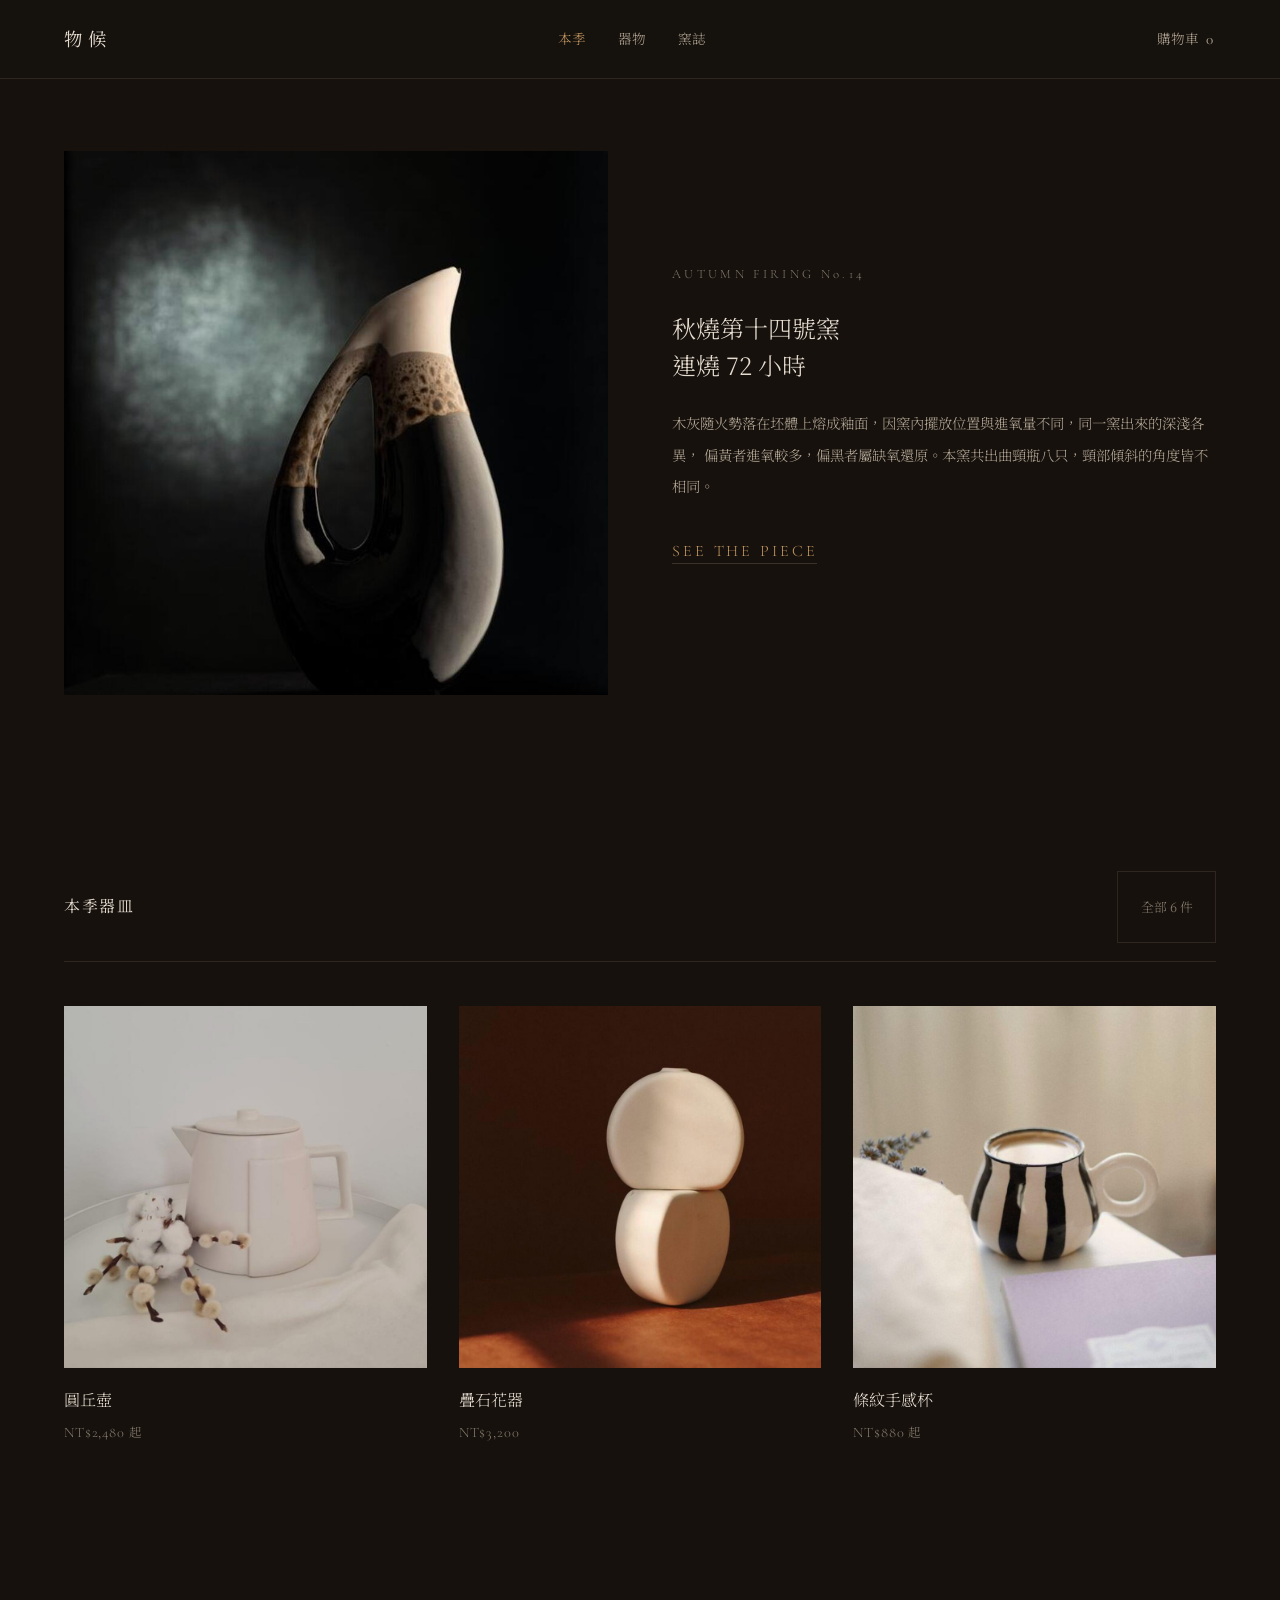
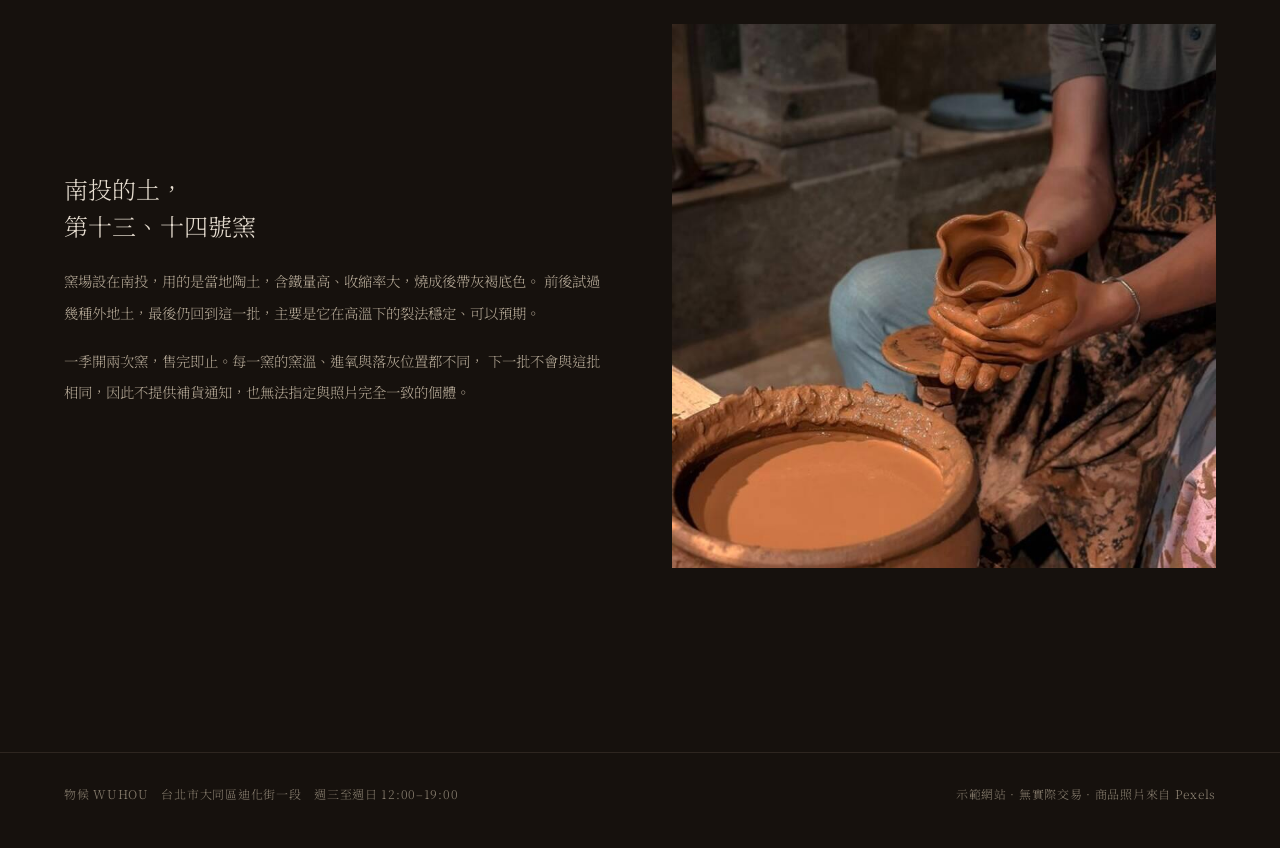
<file: index.html>
<!doctype html>
<html lang="zh-Hant">
<head>
<meta charset="utf-8">
<meta name="viewport" content="width=device-width, initial-scale=1">
<title>物候 WUHOU — 器物選物</title>
<meta name="description" content="示範用的線上器物選物店。柴燒陶器、玻璃與織品，一季一批。">
<link rel="preconnect" href="https://fonts.googleapis.com">
<link rel="preconnect" href="https://fonts.gstatic.com" crossorigin>
<link href="https://fonts.googleapis.com/css2?family=Noto+Serif+TC:wght@300;400&family=Cormorant+Garamond:wght@300;400&display=swap" rel="stylesheet">
<link rel="icon" href="data:image/svg+xml,%3Csvg xmlns=%22http://www.w3.org/2000/svg%22 viewBox=%220 0 32 32%22%3E%3Crect width=%2232%22 height=%2232%22 fill=%22%2316110d%22/%3E%3Ccircle cx=%2216%22 cy=%2218%22 r=%228%22 fill=%22none%22 stroke=%22%23c79a63%22 stroke-width=%221.5%22/%3E%3Cpath d=%22M11 10h10%22 stroke=%22%23c79a63%22 stroke-width=%221.5%22/%3E%3C/svg%3E">
<link rel="stylesheet" href="css/site.css?v=202609092202">
</head>
<body>

<main>
  <!-- 開場：不是商品格，先給一件東西和一段故事 -->
  <section class="wrap band" style="padding-top:clamp(2.5rem,6vw,4.5rem)">
    <div style="display:grid;grid-template-columns:minmax(0,1fr) minmax(0,1fr);gap:clamp(2rem,5vw,4.5rem);align-items:center" class="hero-2">
      <a href="product.html?id=bottle" style="display:block;background:var(--raise);aspect-ratio:1;overflow:hidden">
        <img src="img/bottle.jpg" alt="黑釉曲頸瓶" width="900" height="900" style="width:100%;height:100%;object-fit:cover">
      </a>
      <div>
        <p class="eyebrow" style="margin:0">AUTUMN FIRING No.14</p>
        <h1 class="lead" style="margin-top:1.3rem">秋燒第十四號窯<br>連燒 72 小時</h1>
        <p class="prose" style="margin-top:1.5rem">
          木灰隨火勢落在坯體上熔成釉面，因窯內擺放位置與進氧量不同，同一窯出來的深淺各異，
          偏黃者進氧較多，偏黑者屬缺氧還原。本窯共出曲頸瓶八只，頸部傾斜的角度皆不相同。
        </p>
        <p style="margin-top:2rem">
          <a class="link-u latin" href="product.html?id=bottle" style="font-size:1rem;letter-spacing:.18em;color:var(--gold)">SEE THE PIECE</a>
        </p>
      </div>
    </div>
  </section>

  <!-- 本季器皿 -->
  <section class="wrap band">
    <div class="band-hd">
      <h2>本季器皿</h2>
      <a class="side link-u" href="shop.html">全部 6 件</a>
    </div>
    <div class="grid" id="featured"></div>
  </section>

  <!-- 窯誌 -->
  <section class="wrap band" id="story">
    <div style="display:grid;grid-template-columns:minmax(0,1fr) minmax(0,1fr);gap:clamp(2rem,5vw,4rem);align-items:center" class="hero-2">
      <div>
        <h2 class="lead" style="font-size:clamp(1.4rem,1rem+1.6vw,1.9rem)">南投的土，<br>第十三、十四號窯</h2>
        <p class="prose" style="margin-top:1.3rem">
          窯場設在南投，用的是當地陶土，含鐵量高、收縮率大，燒成後帶灰褐底色。
          前後試過幾種外地土，最後仍回到這一批，主要是它在高溫下的裂法穩定、可以預期。
        </p>
        <p class="prose" style="margin-top:1rem">
          一季開兩次窯，售完即止。每一窯的窯溫、進氧與落灰位置都不同，
          下一批不會與這批相同，因此不提供補貨通知，也無法指定與照片完全一致的個體。
        </p>
      </div>
      <img src="img/hands.jpg" alt="陶藝師在轆轤上拉坯" width="800" height="800" style="background:var(--raise)">
    </div>
  </section>
</main>

<style>
@media (max-width:56rem){ .hero-2{grid-template-columns:1fr!important} }
</style>

<script src="js/data.js?v=202609092202"></script>
<script src="js/store.js?v=202609092202"></script>
<script src="js/ui.js?v=202609092202"></script>
<script>
UI.mount('index.html');
document.getElementById('featured').innerHTML =
  WUHOU.products.slice(0, 3).map(UI.card).join('');
</script>
</body>
</html>
</file>
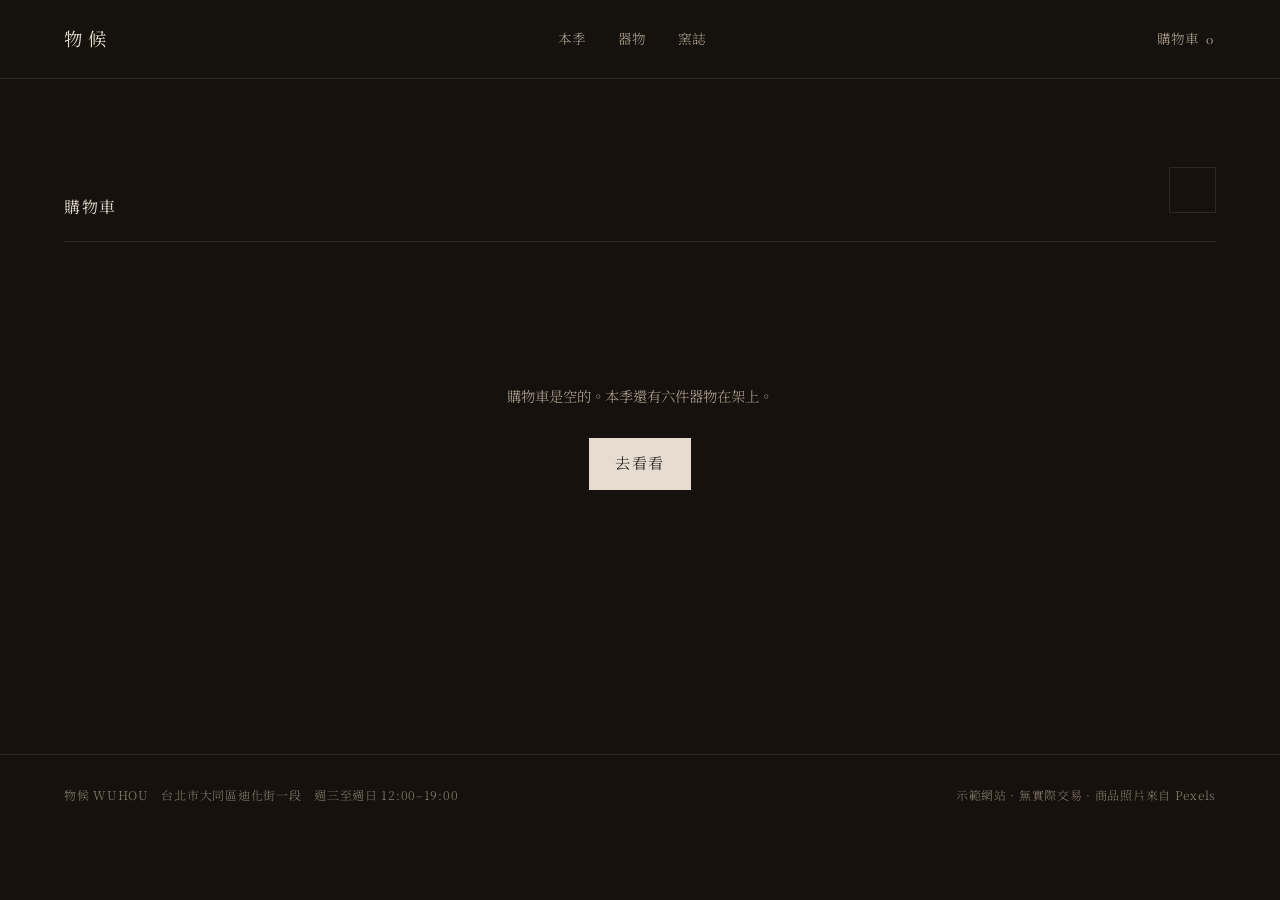
<file: cart.html>
<!doctype html>
<html lang="zh-Hant">
<head>
<meta charset="utf-8">
<meta name="viewport" content="width=device-width, initial-scale=1">
<title>購物車 — 物候 WUHOU</title>
<link rel="preconnect" href="https://fonts.googleapis.com">
<link rel="preconnect" href="https://fonts.gstatic.com" crossorigin>
<link href="https://fonts.googleapis.com/css2?family=Noto+Serif+TC:wght@300;400&family=Cormorant+Garamond:wght@300;400&display=swap" rel="stylesheet">
<link rel="icon" href="data:image/svg+xml,%3Csvg xmlns=%22http://www.w3.org/2000/svg%22 viewBox=%220 0 32 32%22%3E%3Crect width=%2232%22 height=%2232%22 fill=%22%2316110d%22/%3E%3Ccircle cx=%2216%22 cy=%2218%22 r=%228%22 fill=%22none%22 stroke=%22%23c79a63%22 stroke-width=%221.5%22/%3E%3Cpath d=%22M11 10h10%22 stroke=%22%23c79a63%22 stroke-width=%221.5%22/%3E%3C/svg%3E">
<link rel="stylesheet" href="css/site.css?v=202609092202">
</head>
<body>

<main class="wrap band">
  <div class="band-hd"><h2>購物車</h2><span class="side" id="n"></span></div>
  <div id="body"></div>
</main>

<script src="js/data.js?v=202609092202"></script>
<script src="js/store.js?v=202609092202"></script>
<script src="js/ui.js?v=202609092202"></script>
<script>
UI.mount('cart.html');

function lineHTML(it, i, saved){
  var p = it.type === 'addon' ? WUHOU.findAddon(it.id) : WUHOU.find(it.id);
  var link = it.type === 'addon' ? null : 'product.html?id=' + p.id;
  return '<div class="line">' +
    '<img src="img/' + p.img + '" alt="' + esc(p.name) + '" width="900" height="900">' +
    '<div><div class="n">' + (link ? '<a href="' + link + '" class="link-u" style="border:0">' + esc(p.name) + '</a>' : esc(p.name)) + '</div>' +
      (it.opt ? '<div class="o">' + esc(it.opt) + '</div>' : '') +
      '<div class="tools2">' +
        (saved
          ? '<button data-back="' + i + '">移回購物車</button><button data-drop="' + i + '">刪除</button>'
          : '<button data-dec="' + i + '" aria-label="減少">−</button><span>' + it.qty + '</span>' +
            '<button data-inc="' + i + '" aria-label="增加">＋</button>' +
            '<button data-save="' + i + '">留著以後買</button><button data-rm="' + i + '">移除</button>') +
      '</div></div>' +
    '<div class="p">' + money(Store.priceOf(it) * it.qty) + '</div></div>';
}

function render(){
  var items = Store.items(), saved = Store.saved();
  document.getElementById('n').textContent = items.length ? items.length + ' 項' : '';

  if (!items.length && !saved.length){
    document.getElementById('body').innerHTML =
      '<div class="empty"><p class="prose" style="margin-inline:auto">購物車是空的。本季還有六件器物在架上。</p>' +
      '<a class="btn" href="shop.html">去看看</a></div>';
    return;
  }

  var t = Store.totals(Store.promo());

  document.getElementById('body').innerHTML =
    '<div class="two"><div>' +
      (items.length ? items.map(function(it,i){ return lineHTML(it,i,false); }).join('')
                    : '<p class="prose">購物車裡沒有東西了。</p>') +
      (saved.length
        ? '<div style="margin-top:2.5rem;padding-top:1.5rem;border-top:1px solid var(--line)">' +
          '<div style="font-size:.85rem;color:var(--faint);letter-spacing:.1em;margin-bottom:.6rem">留著以後買（' + saved.length + '）</div>' +
          saved.map(function(it,i){ return lineHTML(it,i,true); }).join('') + '</div>'
        : '') +
    '</div>' +

    (items.length ? '<aside class="side">' +
      (t.toFree > 0
        ? '<div class="freebar">再 ' + money(t.toFree) + ' 免運<div class="track"><div class="fill" style="width:' +
          Math.min(100, Math.round((1 - t.toFree / WUHOU.freeShipping) * 100)) + '%"></div></div></div>'
        : items.length ? '<div class="freebar">已符合免運</div>' : '') +
      '<div class="sum">' +
        '<div><span>小計</span><span>' + money(t.subtotal) + '</span></div>' +
        (t.discount ? '<div><span>折扣</span><span>−' + money(t.discount) + '</span></div>' : '') +
        '<div><span>運費</span><span>' + (t.shipping ? money(t.shipping) : '免運') + '</span></div>' +
        '<div><span>稅金</span><span style="color:var(--faint)">已含</span></div>' +
        '<div class="t"><span>總計</span><span>' + money(t.total) + '</span></div>' +
      '</div>' +
      (items.length
        ? '<a class="btn" href="checkout.html" style="width:100%;margin-top:1.2rem">前往結帳</a>' +
          '<p class="note" style="margin-top:.9rem">不需要註冊會員　·　折價碼在付款那一步輸入</p>'
        : '') +
    '</aside>' : '') + '</div>';

  bind();
}

function bind(){
  var q = function(sel, fn){ document.querySelectorAll(sel).forEach(fn); };
  var redraw = function(){ UI.keepFocus(render); };
  q('[data-dec]', function(b){ b.onclick = function(){ var i=+b.dataset.dec, it=Store.items()[i]; if(!it) return; Store.setQty(i, it.qty-1); redraw(); }; });
  q('[data-inc]', function(b){ b.onclick = function(){ var i=+b.dataset.inc, it=Store.items()[i]; if(!it) return;
    if(it.qty>=9){ UI.toast('一次最多 9 件，要更多請直接跟我們說'); return; }
    Store.setQty(i, it.qty+1); redraw(); }; });
  q('[data-rm]',  function(b){ b.onclick = function(){ Store.remove(+b.dataset.rm); redraw(); }; });
  q('[data-save]',function(b){ b.onclick = function(){ Store.saveForLater(+b.dataset.save); redraw(); }; });
  q('[data-back]',function(b){ b.onclick = function(){ Store.moveToCart(+b.dataset.back); redraw(); }; });
  q('[data-drop]',function(b){ b.onclick = function(){ Store.dropSaved(+b.dataset.drop); redraw(); }; });
}

window.addEventListener('wuhou:sync', render);
render();
</script>
</body>
</html>
</file>
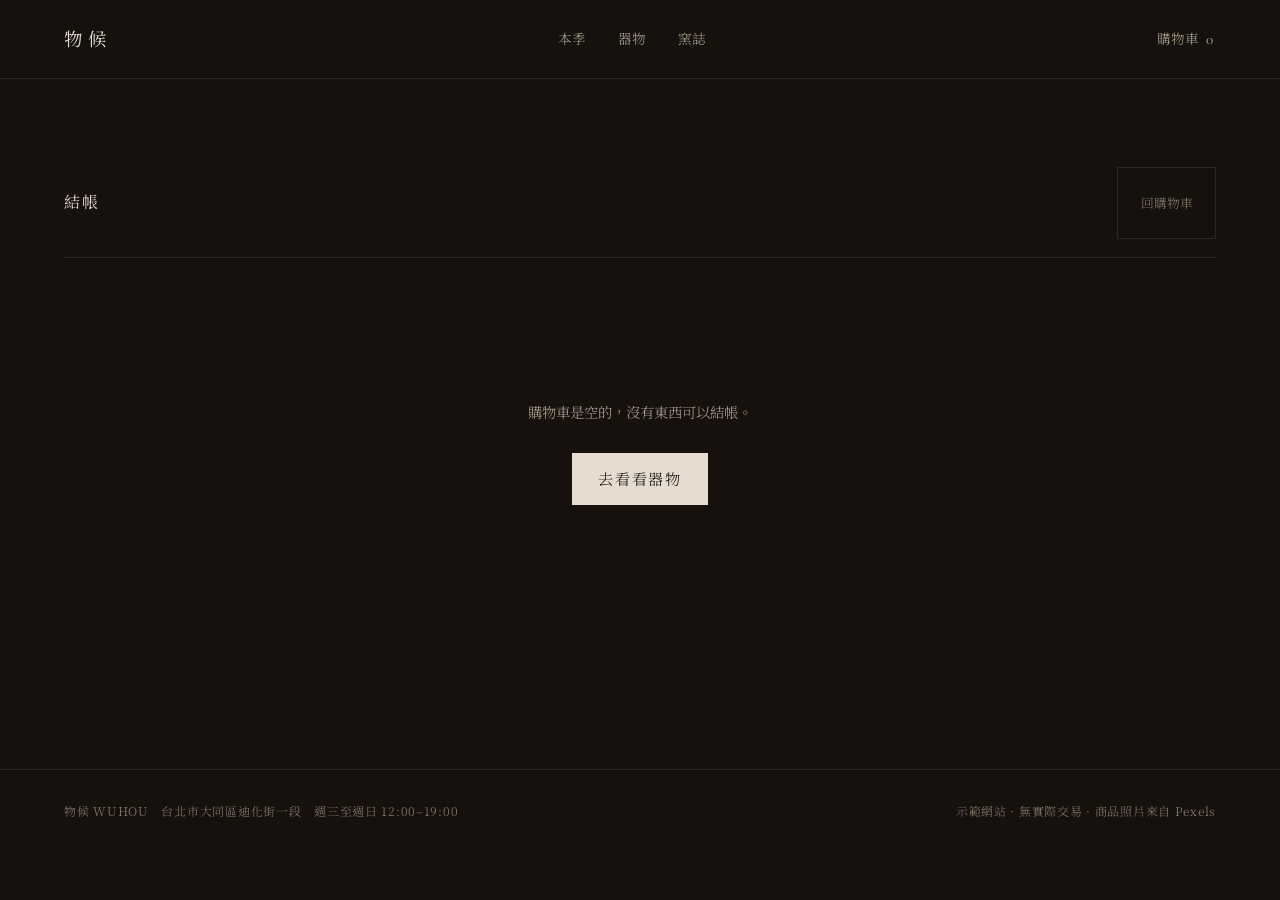
<file: checkout.html>
<!doctype html>
<html lang="zh-Hant">
<head>
<meta charset="utf-8">
<meta name="viewport" content="width=device-width, initial-scale=1">
<title>結帳 — 物候 WUHOU</title>
<link rel="preconnect" href="https://fonts.googleapis.com">
<link rel="preconnect" href="https://fonts.gstatic.com" crossorigin>
<link href="https://fonts.googleapis.com/css2?family=Noto+Serif+TC:wght@300;400&family=Cormorant+Garamond:wght@300;400&display=swap" rel="stylesheet">
<link rel="icon" href="data:image/svg+xml,%3Csvg xmlns=%22http://www.w3.org/2000/svg%22 viewBox=%220 0 32 32%22%3E%3Crect width=%2232%22 height=%2232%22 fill=%22%2316110d%22/%3E%3Ccircle cx=%2216%22 cy=%2218%22 r=%228%22 fill=%22none%22 stroke=%22%23c79a63%22 stroke-width=%221.5%22/%3E%3Cpath d=%22M11 10h10%22 stroke=%22%23c79a63%22 stroke-width=%221.5%22/%3E%3C/svg%3E">
<link rel="stylesheet" href="css/site.css?v=202609092202">
</head>
<body>

<main class="wrap band">
  <div class="band-hd"><h2>結帳</h2><a class="side link-u" href="cart.html">回購物車</a></div>
  <div id="body"></div>
</main>

<script src="js/data.js?v=202609092202"></script>
<script src="js/store.js?v=202609092202"></script>
<script src="js/ui.js?v=202609092202"></script>
<script>
UI.mount('cart.html');

var step = 1;
var form = { name:'', email:'', tel:'', ship:'home', city:'', addr:'', memo:'', pay:'cod', invoice:'捐贈發票', news:false };
var errs = {};

var CITIES = ['','臺北市','新北市','桃園市','臺中市','臺南市','高雄市','基隆市','新竹市','新竹縣','宜蘭縣','其他'];

function steps(){
  return '<div class="steps">' +
    ['你的資料','配送','付款'].map(function(l,i){
      var n = i+1, cls = n===step ? 'now' : (n<step ? 'done' : '');
      return '<span class="'+cls+'"><b>'+n+'</b>　'+l+'</span>';
    }).join('') + '</div>';
}

function field(key, label, type, extra){
  var bad = errs[key] ? ' bad' : '';
  var val = esc(form[key] || '');
  var aria = errs[key] ? ' aria-invalid="true" aria-describedby="e_'+key+'"' : '';
  var input = type === 'select'
    ? '<select id="f_'+key+'"'+aria+'>'+ (extra||[]).map(function(o){
        return '<option value="'+esc(o)+'"'+(form[key]===o?' selected':'')+'>'+(o?esc(o):'請選擇')+'</option>'; }).join('') +'</select>'
    : type === 'textarea'
      ? '<textarea id="f_'+key+'" rows="2"'+aria+'>'+val+'</textarea>'
      : '<input id="f_'+key+'" type="'+type+'" value="'+val+'" '+aria+' '+(extra||'')+'>';
  return '<div class="field'+bad+'"><label for="f_'+key+'">'+label+'</label>'+input+
         (errs[key] ? '<div class="err" id="e_'+key+'" role="alert">'+esc(errs[key])+'</div>' : '')+'</div>';
}

function stepBody(){
  if (step === 1) return '' +
    field('name','收件人姓名','text','autocomplete="name"') +
    '<div class="row2">' +
      field('email','Email　（訂單通知寄到這裡）','email','autocomplete="email"') +
      field('tel','手機','tel','autocomplete="tel"') +
    '</div>' +
    '<label class="check"><input type="checkbox" id="f_news"'+(form.news?' checked':'')+'>' +
      '<span>下次開窯時通知我。不會有別的信。</span></label>' +
    '<p class="note">不需要註冊會員就能完成訂單。</p>';

  if (step === 2) return '' +
    '<div class="field"><label>配送方式</label><div class="opt-list">' +
      [['home','宅配到府　'+money(WUHOU.shippingFee)+'　滿'+money(WUHOU.freeShipping)+'免運'],
       ['store','超商取貨　'+money(60)],
       ['pickup','來店自取　免費']].map(function(o){
        return '<button class="opt" data-ship="'+o[0]+'" aria-pressed="'+(form.ship===o[0])+'">'+o[1]+'</button>';
      }).join('') + '</div></div>' +
    (form.ship === 'pickup'
      ? '<p class="note" style="margin-bottom:1.2rem">迪化街一段　週三至週日 12:00–19:00。備好會傳訊息給你。</p>'
      : '<div class="row2">' + field('city','縣市','select',CITIES) + field('memo','外送備註（選填）','text') + '</div>' +
        field('addr','地址','text','autocomplete="street-address"')) +
    '<p class="note">陶器用紙漿墊包兩層，破損我們負責。</p>';

  return '' +
    '<div class="field"><label>付款方式</label><div class="opt-list">' +
      [['cod','貨到付款'],['bank','ATM 轉帳'],['card','信用卡']].map(function(o){
        return '<button class="opt" data-pay="'+o[0]+'" aria-pressed="'+(form.pay===o[0])+'">'+o[1]+'</button>';
      }).join('') + '</div></div>' +
    (form.pay === 'card'
      ? '<div class="gate" style="margin-top:0;margin-bottom:1.2rem">這是示範網站，不收也不傳送任何付款資訊。<br>' +
        '真實專案這裡會嵌入金流商（綠界／藍新／Stripe）提供的安全欄位，卡號不會經過我們自己的網站。</div>'
      : form.pay === 'bank'
        ? '<p class="note" style="margin-bottom:1.2rem">下單後會給你末五碼與帳號，三天內轉帳即可。</p>'
        : '<p class="note" style="margin-bottom:1.2rem">收到貨再付，現金或行動支付都可以。</p>') +
    field('invoice','發票','select',['捐贈發票','手機條碼','統一編號']) +
    '<div class="field"><label for="f_promo">折價碼</label>' +
      '<div style="display:flex;gap:.6rem"><input id="f_promo" type="text" placeholder="例如 AUTUMN" style="flex-grow:1">' +
      '<button class="btn btn-ghost" id="applyPromo" style="min-height:48px;padding-inline:1.2rem">套用</button></div>' +
      (Store.promo() ? '<div class="err" style="color:var(--gold)">已套用 '+esc(Store.promo())+'，全單九折</div>' : '') +
    '</div>' +
    '<label class="check"><input type="checkbox" id="f_agree"><span>我知道這是示範網站，送出不會產生真實訂單、也不會扣款。</span></label>';
}

function render(){
  var items = Store.items();
  if (!items.length){
    document.getElementById('body').innerHTML =
      '<div class="empty"><p class="prose" style="margin-inline:auto">購物車是空的，沒有東西可以結帳。</p><a class="btn" href="shop.html">去看看器物</a></div>';
    return;
  }
  var t = Store.totals(Store.promo());

  document.getElementById('body').innerHTML =
    '<div class="two"><div>' + steps() + stepBody() +
      '<div style="display:flex;gap:.8rem;margin-top:1.8rem;flex-wrap:wrap">' +
        (step > 1 ? '<button class="btn btn-ghost" id="back">上一步</button>' : '') +
        '<button class="btn" id="next" style="flex-grow:1">' + (step < 3 ? '繼續' : '送出訂單') + '</button>' +
      '</div>' +
    '</div>' +

    '<aside class="side">' +
      '<div style="font-size:.85rem;letter-spacing:.1em;margin-bottom:.9rem">訂單內容</div>' +
      items.map(function(it){
        var p = it.type==='addon' ? WUHOU.findAddon(it.id) : WUHOU.find(it.id);
        return '<div style="display:flex;justify-content:space-between;gap:1rem;padding-block:.45rem;font-size:.85rem;color:var(--muted)">' +
          '<span>' + esc(p.name) + (it.opt ? '　' + esc(it.opt) : '') + '　×' + it.qty + '</span>' +
          '<span class="latin">' + money(Store.priceOf(it)*it.qty) + '</span></div>';
      }).join('') +
      '<div class="sum" style="margin-top:.8rem;border-top:1px solid var(--line);padding-top:.8rem">' +
        '<div><span>小計</span><span>' + money(t.subtotal) + '</span></div>' +
        (t.discount ? '<div><span>折扣</span><span>−' + money(t.discount) + '</span></div>' : '') +
        '<div><span>運費</span><span>' + (t.shipping ? money(t.shipping) : '免運') + '</span></div>' +
        '<div class="t"><span>總計</span><span>' + money(t.total) + '</span></div>' +
      '</div>' +
    '</aside></div>';

  bind();
}

function grab(){
  ['name','email','tel','city','addr','memo','invoice'].forEach(function(k){
    var e = document.getElementById('f_'+k); if (e) form[k] = e.value.trim();
  });
  var n = document.getElementById('f_news'); if (n) form.news = n.checked;
}

function validate(){
  errs = {};
  if (step === 1){
    if (!form.name) errs.name = '請填收件人姓名';
    if (!/^[^@\s]+@[^@\s]+\.[^@\s]+$/.test(form.email)) errs.email = '請填一個看得懂的 Email';
    var tel = form.tel.replace(/\D/g,'');
    if (!/^09\d{8}$/.test(tel)) errs.tel = '手機請填 09 開頭的十碼';
    else form.tel = tel;                       // 存乾淨的數字，別把夾雜的文字帶進訂單
  }
  if (step === 2 && form.ship !== 'pickup'){
    if (!form.city) errs.city = '請選縣市';
    if (!form.addr || form.addr.length < 5) errs.addr = '地址寫詳細一點，才送得到';
  }
  if (step === 3){
    var a = document.getElementById('f_agree');
    if (a && !a.checked) errs.agree = 'x';
  }
  return Object.keys(errs).length === 0;
}

function bind(){
  document.querySelectorAll('[data-ship]').forEach(function(b){
    b.onclick = function(){ grab(); form.ship = b.dataset.ship; Store.ship(form.ship); UI.keepFocus(render); };
  });
  document.querySelectorAll('[data-pay]').forEach(function(b){
    b.onclick = function(){ grab(); form.pay = b.dataset.pay; UI.keepFocus(render); };
  });
  var ap = document.getElementById('applyPromo');
  if (ap) ap.onclick = function(){
    var v = (document.getElementById('f_promo').value || '').trim().toUpperCase();
    if (!v) { UI.toast('請先輸入折價碼'); return; }
    if (v === 'AUTUMN'){ Store.promo('AUTUMN'); UI.toast('折價碼已套用'); }
    else UI.toast('這個折價碼不存在（試試 AUTUMN）');
    grab(); render();
  };
  var b1 = document.getElementById('back');
  if (b1) b1.onclick = function(){ grab(); step--; errs = {}; render(); window.scrollTo(0,0); };
  document.getElementById('next').onclick = function(){
    grab();
    if (!validate()){
      if (errs.agree) UI.toast('請勾選最後那一項再送出');
      render();
      var bad = document.querySelector('.field.bad input, .field.bad select');
      if (bad) bad.focus();
      return;
    }
    if (step < 3){ step++; render(); window.scrollTo(0,0); return; }
    var order = Store.placeOrder(form);
    location.href = 'done.html';
  };
}

Store.ship(form.ship);
window.addEventListener('wuhou:sync', render);
render();
</script>
</body>
</html>
</file>
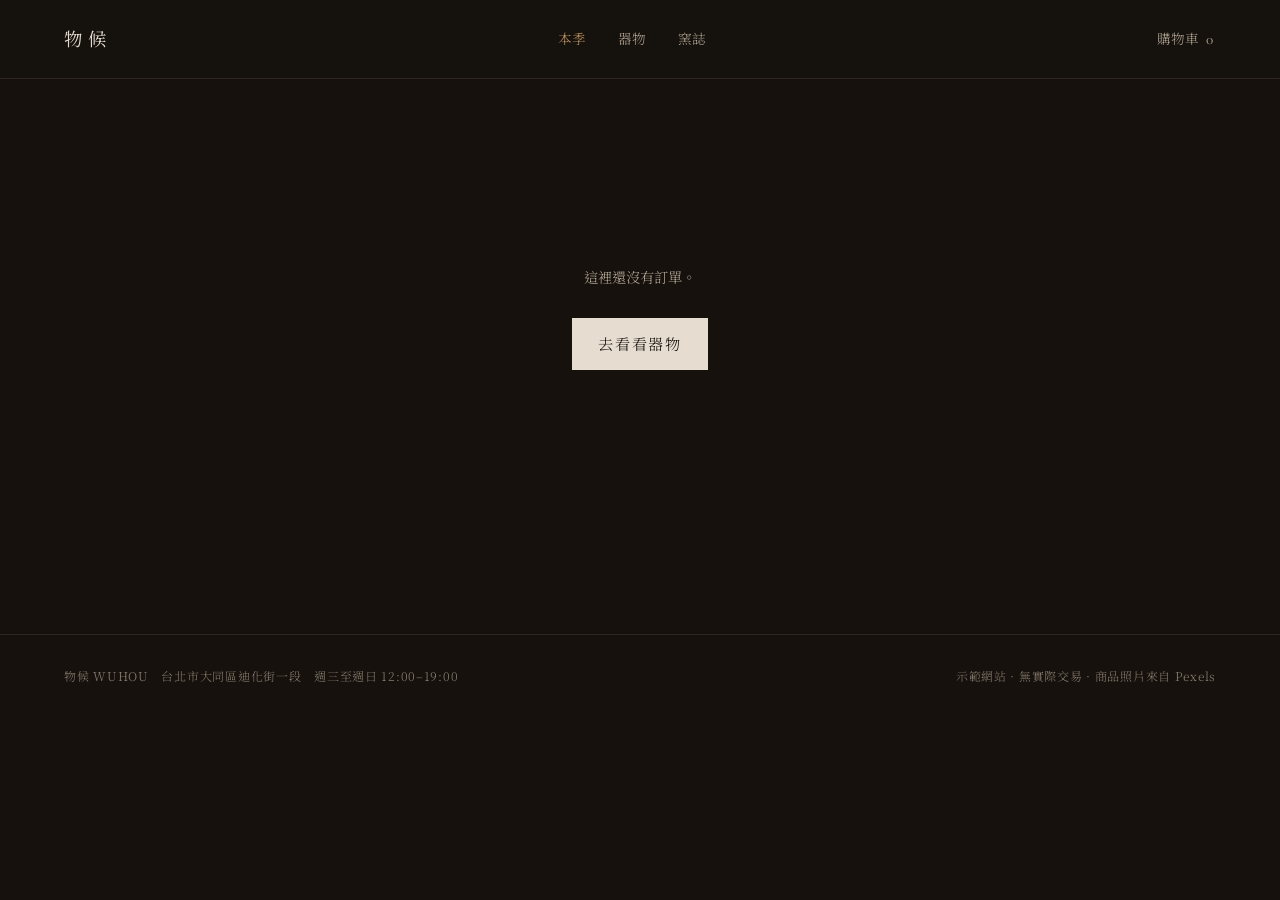
<file: done.html>
<!doctype html>
<html lang="zh-Hant">
<head>
<meta charset="utf-8">
<meta name="viewport" content="width=device-width, initial-scale=1">
<title>訂單完成 — 物候 WUHOU</title>
<link rel="preconnect" href="https://fonts.googleapis.com">
<link rel="preconnect" href="https://fonts.gstatic.com" crossorigin>
<link href="https://fonts.googleapis.com/css2?family=Noto+Serif+TC:wght@300;400&family=Cormorant+Garamond:wght@300;400&display=swap" rel="stylesheet">
<link rel="icon" href="data:image/svg+xml,%3Csvg xmlns=%22http://www.w3.org/2000/svg%22 viewBox=%220 0 32 32%22%3E%3Crect width=%2232%22 height=%2232%22 fill=%22%2316110d%22/%3E%3Ccircle cx=%2216%22 cy=%2218%22 r=%228%22 fill=%22none%22 stroke=%22%23c79a63%22 stroke-width=%221.5%22/%3E%3Cpath d=%22M11 10h10%22 stroke=%22%23c79a63%22 stroke-width=%221.5%22/%3E%3C/svg%3E">
<link rel="stylesheet" href="css/site.css?v=202609092202">
</head>
<body>

<main class="wrap band" id="body"></main>

<script src="js/data.js?v=202609092202"></script>
<script src="js/store.js?v=202609092202"></script>
<script src="js/ui.js?v=202609092202"></script>
<script>
UI.mount('index.html');

var o = Store.lastOrder();
var body = document.getElementById('body');

if (!o){
  body.innerHTML = '<div class="empty"><p class="prose" style="margin-inline:auto">這裡還沒有訂單。</p><a class="btn" href="shop.html">去看看器物</a></div>';
} else {
  var SHIP = { home:'宅配到府', store:'超商取貨', pickup:'來店自取' };
  var PAY  = { cod:'貨到付款', bank:'ATM 轉帳', card:'信用卡' };
  body.innerHTML =
    '<p class="eyebrow" style="margin:0">ORDER ' + esc(o.no) + '</p>' +
    '<h1 class="lead" style="margin-top:1.1rem">訂單已成立。<br>兩個工作天內出貨。</h1>' +
    '<p class="prose" style="margin-top:1.4rem">' +
      '出貨後會寄一封信到 ' + esc(o.form.email) + '，裡面有物流單號。' +
      (o.form.pay === 'bank' ? '轉帳資訊也在同一封信裡。' : '') +
    '</p>' +

    '<div class="two" style="margin-top:3rem">' +
      '<div>' +
        '<div class="band-hd"><h2>訂單內容</h2><span class="side latin">' + esc(o.no) + '</span></div>' +
        o.items.map(function(it){
          return '<div style="display:flex;justify-content:space-between;gap:1rem;padding-block:.7rem;border-bottom:1px solid var(--line);font-size:.9rem">' +
            '<span>' + esc(it.name) + (it.opt ? '　' + esc(it.opt) : '') + '　×' + it.qty + '</span>' +
            '<span class="latin" style="color:var(--muted)">' + money(it.price * it.qty) + '</span></div>';
        }).join('') +
        '<div class="sum" style="margin-top:1rem">' +
          '<div><span>小計</span><span>' + money(o.totals.subtotal) + '</span></div>' +
          (o.totals.discount ? '<div><span>折扣</span><span>−' + money(o.totals.discount) + '</span></div>' : '') +
          '<div><span>運費</span><span>' + (o.totals.shipping ? money(o.totals.shipping) : '免運') + '</span></div>' +
          '<div class="t"><span>實付</span><span>' + money(o.totals.total) + '</span></div>' +
        '</div>' +
      '</div>' +

      '<aside class="side">' +
        '<div style="font-size:.85rem;letter-spacing:.1em;margin-bottom:1rem">配送與付款</div>' +
        '<dl class="spec" style="font-size:.85rem">' +
          '<dt>收件人</dt><dd>' + esc(o.form.name) + '</dd>' +
          '<dt>電話</dt><dd>' + esc(o.form.tel) + '</dd>' +
          '<dt>方式</dt><dd>' + (SHIP[o.form.ship] || '') + '</dd>' +
          (o.form.ship !== 'pickup'
            ? '<dt>地址</dt><dd>' + esc(o.form.city) + esc(o.form.addr) + '</dd>'
            : '<dt>地點</dt><dd>迪化街一段　週三至週日</dd>') +
          '<dt>付款</dt><dd>' + (PAY[o.form.pay] || '') + '</dd>' +
          '<dt>發票</dt><dd>' + esc(o.form.invoice || '捐贈發票') + '</dd>' +
        '</dl>' +
        '<p class="note" style="margin-top:1.2rem;padding-top:1rem;border-top:1px solid var(--line)">' +
          '這是示範網站。沒有真的訂單、沒有扣款，也沒有任何資料被送到伺服器——' +
          '上面這些只存在你自己的瀏覽器裡。</p>' +
        '<button class="btn btn-ghost" id="reset" style="width:100%;margin-top:1rem">清掉紀錄，重新試一次</button>' +
      '</aside>' +
    '</div>';

  document.getElementById('reset').onclick = function(){
    Store.reset();
    location.href = 'index.html';
  };
}
</script>
</body>
</html>
</file>
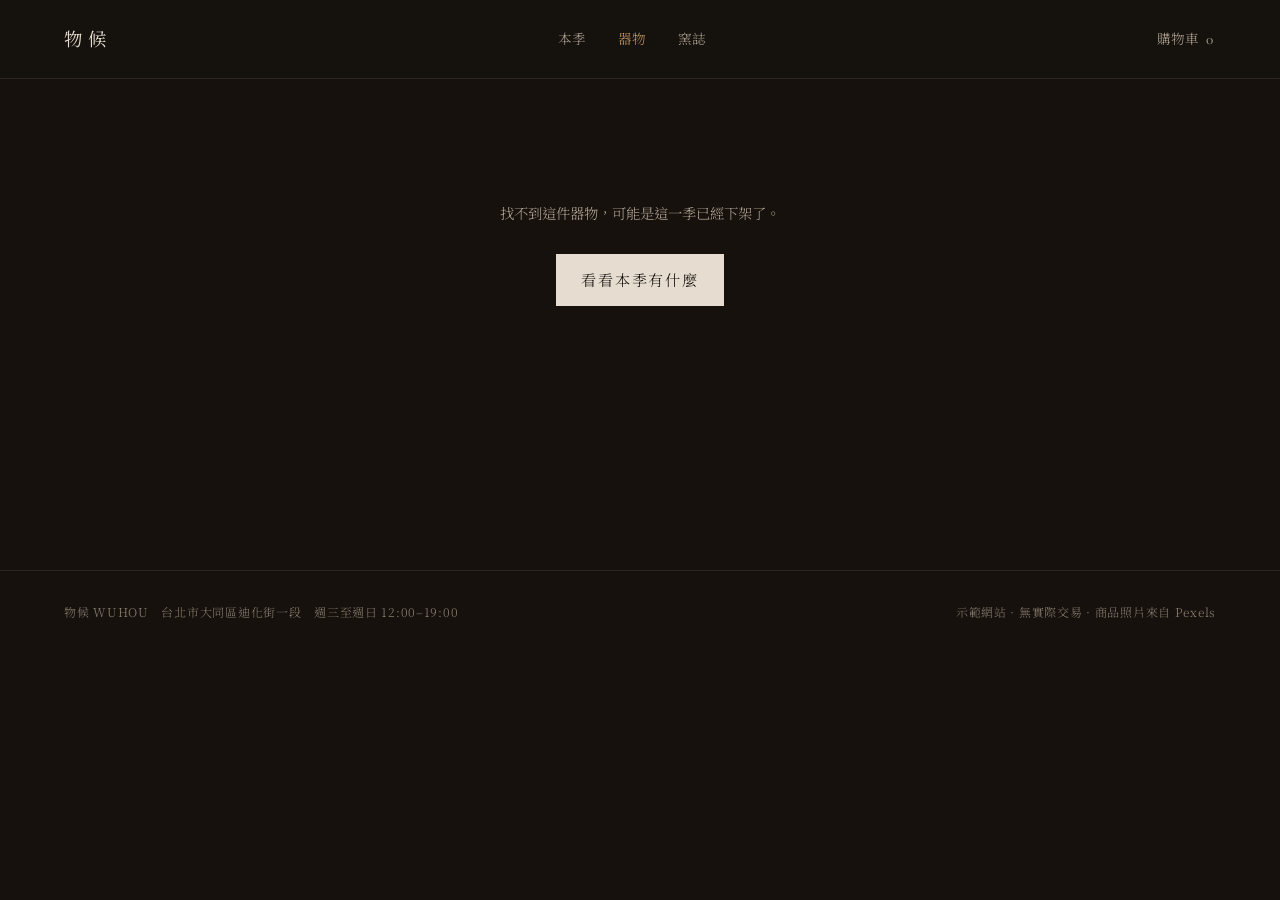
<file: product.html>
<!doctype html>
<html lang="zh-Hant">
<head>
<meta charset="utf-8">
<meta name="viewport" content="width=device-width, initial-scale=1">
<title>器物 — 物候 WUHOU</title>
<link rel="preconnect" href="https://fonts.googleapis.com">
<link rel="preconnect" href="https://fonts.gstatic.com" crossorigin>
<link href="https://fonts.googleapis.com/css2?family=Noto+Serif+TC:wght@300;400&family=Cormorant+Garamond:wght@300;400&display=swap" rel="stylesheet">
<link rel="icon" href="data:image/svg+xml,%3Csvg xmlns=%22http://www.w3.org/2000/svg%22 viewBox=%220 0 32 32%22%3E%3Crect width=%2232%22 height=%2232%22 fill=%22%2316110d%22/%3E%3Ccircle cx=%2216%22 cy=%2218%22 r=%228%22 fill=%22none%22 stroke=%22%23c79a63%22 stroke-width=%221.5%22/%3E%3Cpath d=%22M11 10h10%22 stroke=%22%23c79a63%22 stroke-width=%221.5%22/%3E%3C/svg%3E">
<link rel="stylesheet" href="css/site.css?v=202609092202">
</head>
<body>

<main class="wrap band" id="main" style="padding-top:1.5rem"></main>

<div class="stickybuy" id="sticky">
  <span class="p" id="stickyP"></span>
  <button class="btn" id="stickyBtn">加入購物車</button>
</div>

<script src="js/data.js?v=202609092202"></script>
<script src="js/store.js?v=202609092202"></script>
<script src="js/ui.js?v=202609092202"></script>
<script>
(function(){
UI.mount('shop.html');

var id = new URLSearchParams(location.search).get('id');
var p = WUHOU.find(id);
if (!p) {                                   // 網址帶了不存在的編號就講清楚，別默默換一件給人看
  document.getElementById('main').innerHTML =
    '<div class="empty"><p class="prose" style="margin-inline:auto">找不到這件器物，可能是這一季已經下架了。</p>' +
    '<a class="btn" href="shop.html">看看本季有什麼</a></div>';
  document.title = '找不到這件器物 — 物候 WUHOU';
  return;
}
var chosen = null;          // 不預選，強迫使用者主動選（Apple 的做法）
var qty = 1;
var shot = 0;
var multi = p.options.length > 1;

function opt(){ return multi ? chosen : p.options[0]; }

function priceLine(){
  var o = opt();
  if (o) return money(o.price);
  return money(WUHOU.fromPrice(p)) + '<span class="from">起</span>';
}

function titleOf(){
  var o = opt();
  return p.name + (o && o.v ? ' ' + o.v : '') + ' — 物候 WUHOU';
}

function render(){
  document.title = titleOf();   // 分頁標題跟著規格走，方便開多分頁比較

  var o = opt();
  var buyable = o && o.stock === 'in';

  document.getElementById('main').innerHTML =
    '<p style="font-size:.78rem;color:var(--faint);margin:0 0 1.2rem">' +
      '<a href="shop.html" class="link-u">器物</a>　／　' + esc(p.kind) +
      (p.kiln ? '　／　窯號 ' + p.kiln : '') + '</p>' +

    '<div class="pdp">' +
      '<div class="pdp-media">' +
        '<div class="pdp-main"><img id="mainImg" src="img/' + p.gallery[shot] + '" alt="' + esc(p.name) + '" width="900" height="900"></div>' +
        '<div class="pdp-thumbs">' + p.gallery.map(function(g,i){
          return '<button data-shot="' + i + '" aria-current="' + (i===shot) + '" aria-label="第 ' + (i+1) + ' 張">' +
                 '<img src="img/' + g + '" alt="" width="800" height="800"></button>';
        }).join('') + '</div>' +
      '</div>' +

      '<div>' +
        '<p class="eyebrow" style="margin:0">' + (p.kiln ? 'FIRING ' + p.kiln : 'TEXTILE') + '</p>' +
        '<h1>' + esc(p.name) + '</h1>' +
        '<p class="pdp-price" id="priceLine">' + priceLine() + '</p>' +
        '<p class="prose" style="margin-top:1.4rem">' + esc(p.blurb) + '</p>' +

        (multi ? optionBlock() : '') +
        buyRow(buyable, o) +

        '<div class="acc">' +
          accRow('材質與尺寸', specHTML(), true) +
          accRow('保養方式', '請以軟質海綿手洗，勿使用鐵刷或硬質刷具，以免刮傷釉面。避免低溫冷藏後直接加熱，急冷急熱易使坯體破裂。長期使用產生的細微磨痕與釉面變化，屬正常現象。', false) +
          accRow('關於手作差異', '本品為手工製作、柴窯燒製，會因窯溫、坯體收縮與高溫下的化學反應，產生氣泡、針孔、黑點、流釉、釉裂、色差及些微變形，均非商品瑕疵。尺寸與形狀因燒製收縮會有 ±5% 的誤差，實物顏色亦會與照片有落差。無法接受者請勿下單。', false) +
          accRow('配送與退換', '滿 ' + money(WUHOU.freeShipping) + ' 免運，未滿收 ' + money(WUHOU.shippingFee) + '。<br>七天內可退，破損由我們負擔運費。', false) +
        '</div>' +
      '</div>' +
    '</div>' +

    '<section class="band"><div class="band-hd"><h2>同一窯出來的</h2></div>' +
      '<div class="grid">' + WUHOU.products.filter(function(x){ return x.id !== p.id; }).slice(0,3).map(UI.card).join('') + '</div>' +
    '</section>';

  wire();
  syncSticky(buyable, o);
}

function optionBlock(){
  return '<div class="opt-group">' +
    '<div class="opt-label"><span>' + esc(p.optionName) + '</span>' +
      (chosen ? '' : '<span style="color:var(--gold)">請先選擇</span>') + '</div>' +
    '<div class="opt-list">' + p.options.map(function(o,i){
      var cls = 'opt' + (o.stock==='soon'?' soon':'') + (o.stock==='na'?' na':'');
      return '<button class="' + cls + '" data-opt="' + i + '" aria-pressed="' + (chosen===o) + '">' + esc(o.v) + '</button>';
    }).join('') + '</div>' +
    (chosen && chosen.note
      ? '<p class="opt-note">' + esc(chosen.note) + '</p>'
      : '<p class="opt-note" style="color:var(--faint)">' +
          (p.options.some(function(o){return o.stock!=='in';}) ? '部分規格目前無法購買，選了會告訴你原因。' : '') + '</p>') +
  '</div>';
}

// 選完之前不渲染購買按鈕（不是變灰，是不存在）—— Apple 下單頁的做法
function buyRow(buyable, o){
  if (multi && !chosen) return '<div class="gate">選好' + esc(p.optionName) + '之後，這裡會出現購買選項。</div>';
  if (o && o.stock === 'soon')
    return '<div class="buy"><button class="btn btn-ghost" id="notify" style="flex-grow:1">貨到通知我</button></div>' +
           '<p class="buy-hint">此規格已售完，下批入窯後補上。</p>';
  if (o && o.stock === 'na')
    return '<div class="gate" style="border-color:var(--warn);color:var(--warn)">此規格未安排生產，請改選其他規格。</div>';
  return '<div class="buy">' +
      '<div class="qty"><button id="qd" aria-label="減少">−</button><span id="qv">' + qty + '</span><button id="qi" aria-label="增加">＋</button></div>' +
      '<button class="btn" id="addBtn">加入購物車</button>' +
    '</div>' +
    '<p class="buy-hint">現貨　·　兩個工作天內出貨' + (o && o.last ? '　·　現庫存只剩 1 件' : '') + '</p>';
}

function specHTML(){
  return '<dl class="spec">' + Object.keys(p.spec).map(function(k){
    return '<dt>' + esc(k) + '</dt><dd>' + esc(p.spec[k]) + '</dd>';
  }).join('') + '</dl>';
}
function accRow(label, body, open){
  return '<button class="acc-row" data-acc aria-expanded="' + !!open + '">' + label + '<span class="pm">' + (open?'−':'＋') + '</span></button>' +
         '<div class="acc-body' + (open?'':' hide') + '">' + body + '</div>';
}

function wire(){
  document.querySelectorAll('[data-shot]').forEach(function(b){
    b.onclick = function(){ shot = +b.dataset.shot; UI.keepFocus(render); };
  });
  document.querySelectorAll('[data-opt]').forEach(function(b){
    b.onclick = function(){ chosen = p.options[+b.dataset.opt]; qty = 1; UI.keepFocus(render); };
  });
  document.querySelectorAll('[data-acc]').forEach(function(b){
    b.onclick = function(){
      var open = b.getAttribute('aria-expanded') === 'true';
      b.setAttribute('aria-expanded', String(!open));
      b.querySelector('.pm').textContent = open ? '＋' : '−';
      b.nextElementSibling.classList.toggle('hide', open);
    };
  });
  var qd = document.getElementById('qd'), qi = document.getElementById('qi');
  if (qd) qd.onclick = function(){ qty = Math.max(1, qty-1); document.getElementById('qv').textContent = qty; };
  if (qi) qi.onclick = function(){
    if (qty >= 9) { UI.toast('一次最多 9 件，要更多請直接跟我們說'); return; }
    qty += 1; document.getElementById('qv').textContent = qty;
  };
  var add = document.getElementById('addBtn');
  if (add) add.onclick = doAdd;
  var nf = document.getElementById('notify');
  if (nf) nf.onclick = function(){ UI.toast('好，這批回來時通知你'); };
}

function doAdd(){
  var o = opt();
  var it = Store.add('product', p.id, o && o.v ? o.v : null, qty);
  UI.openDrawer(it);
  UI.toast('已放進購物車');
}

function syncSticky(buyable, o){
  var bar = document.getElementById('sticky');
  bar.classList.toggle('on', !!buyable);
  if (!buyable) return;
  document.getElementById('stickyP').textContent = money(o.price);
  document.getElementById('stickyBtn').onclick = doAdd;
}

render();
})();
</script>
</body>
</html>
</file>
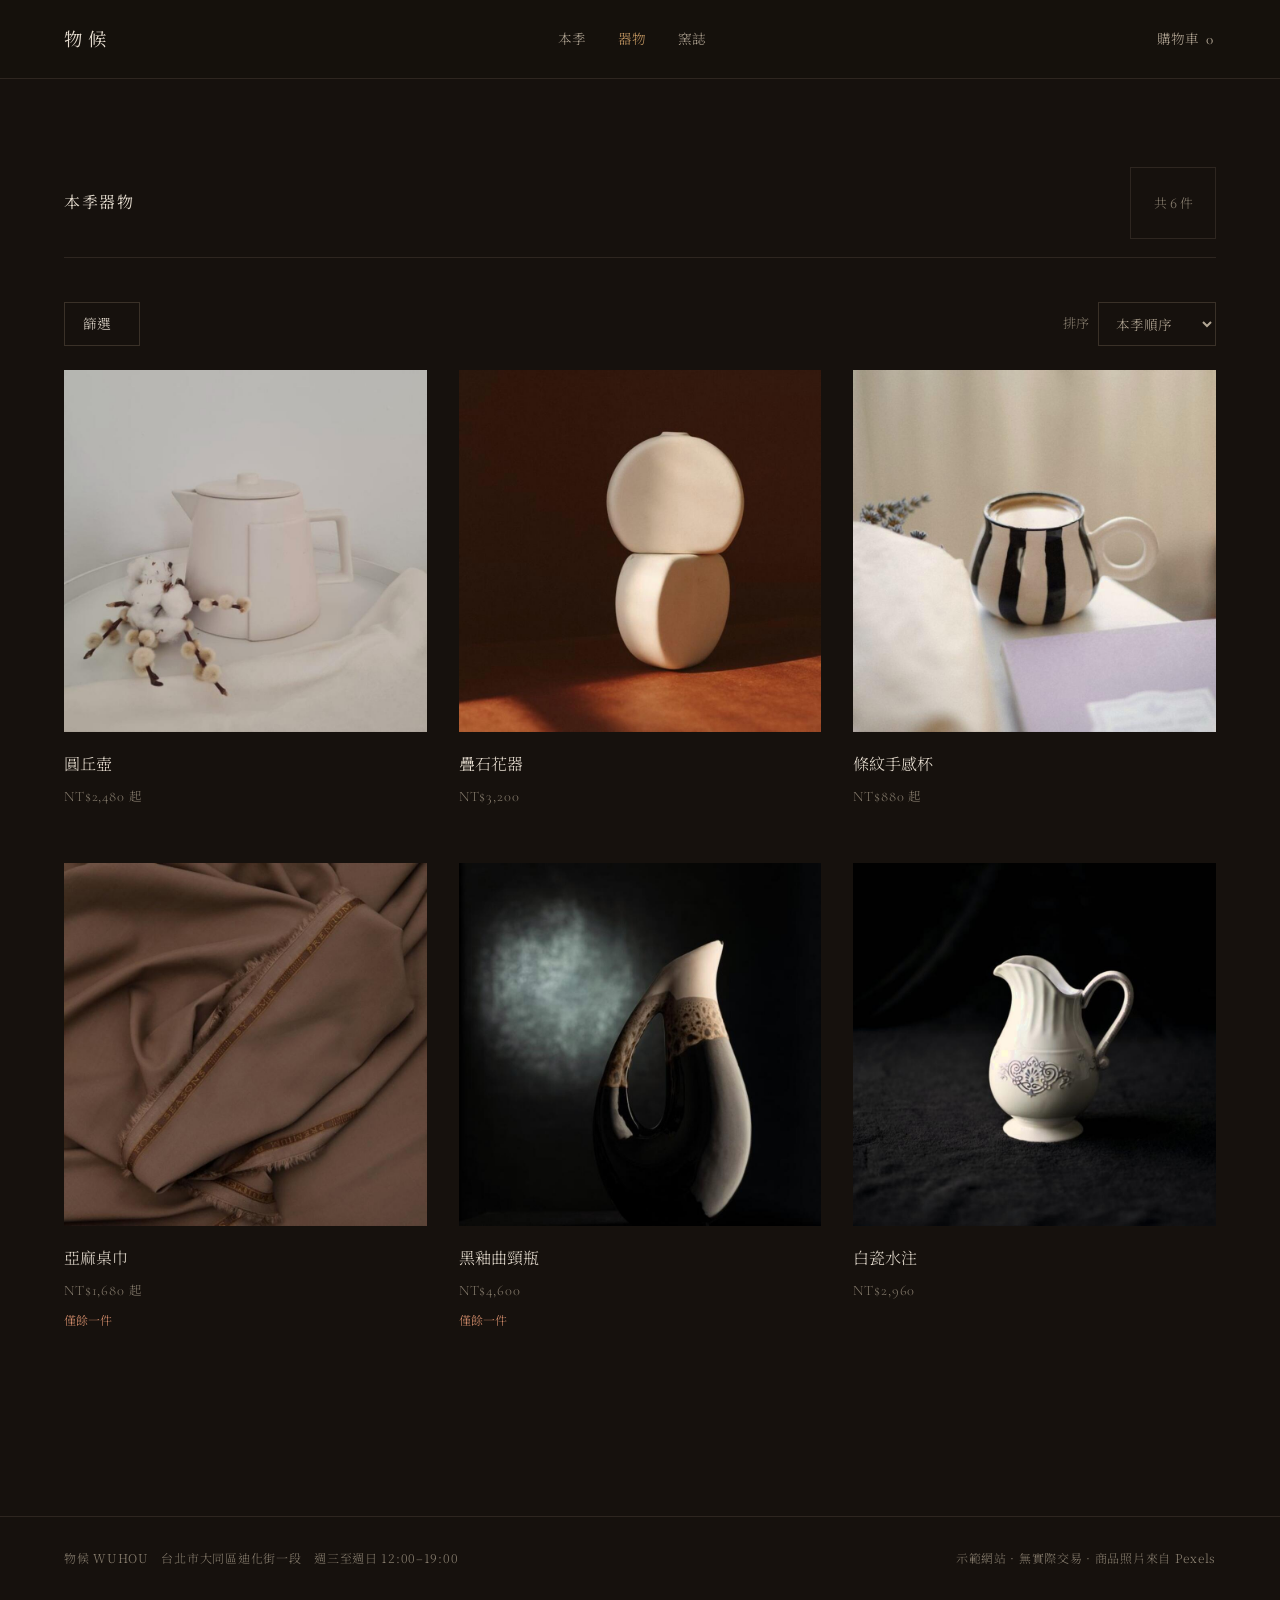
<file: shop.html>
<!doctype html>
<html lang="zh-Hant">
<head>
<meta charset="utf-8">
<meta name="viewport" content="width=device-width, initial-scale=1">
<title>器物 — 物候 WUHOU</title>
<meta name="description" content="本季全部器物：壺、杯、花器與織物。">
<link rel="preconnect" href="https://fonts.googleapis.com">
<link rel="preconnect" href="https://fonts.gstatic.com" crossorigin>
<link href="https://fonts.googleapis.com/css2?family=Noto+Serif+TC:wght@300;400&family=Cormorant+Garamond:wght@300;400&display=swap" rel="stylesheet">
<link rel="icon" href="data:image/svg+xml,%3Csvg xmlns=%22http://www.w3.org/2000/svg%22 viewBox=%220 0 32 32%22%3E%3Crect width=%2232%22 height=%2232%22 fill=%22%2316110d%22/%3E%3Ccircle cx=%2216%22 cy=%2218%22 r=%228%22 fill=%22none%22 stroke=%22%23c79a63%22 stroke-width=%221.5%22/%3E%3Cpath d=%22M11 10h10%22 stroke=%22%23c79a63%22 stroke-width=%221.5%22/%3E%3C/svg%3E">
<link rel="stylesheet" href="css/site.css?v=202609092202">
</head>
<body>

<main class="wrap band">
  <div class="band-hd">
    <h2>本季器物</h2>
    <span class="side" id="count"></span>
  </div>

  <!-- 商品少，篩選收成一顆按鈕（精品站的做法），排序獨立 -->
  <div class="tools">
    <button class="filter-btn" id="filterBtn" aria-expanded="false" aria-controls="panel">
      篩選 <span class="n" id="fn"></span>
    </button>
    <label style="display:flex;align-items:center;gap:.6rem;font-size:.82rem;color:var(--faint)">
      排序
      <select class="sortsel" id="sort">
        <option value="season">本季順序</option>
        <option value="asc">價格低到高</option>
        <option value="desc">價格高到低</option>
      </select>
    </label>
  </div>

  <div class="panel hide" id="panel">
    <div>
      <h3>分類</h3>
      <div class="chips" id="fKind"></div>
    </div>
    <div>
      <h3>價格</h3>
      <div class="chips" id="fPrice"></div>
    </div>
    <div>
      <h3>供應</h3>
      <div class="chips" id="fStock"></div>
    </div>
    <div style="align-self:end">
      <button class="link-u" id="clearF" style="font-size:.82rem;color:var(--faint)">清除全部</button>
    </div>
  </div>

  <div class="grid" id="grid"></div>
  <p class="empty hide" id="none"><span class="prose">沒有符合的器物。<button class="link-u" id="clearF2">清除篩選</button></span></p>
</main>

<script src="js/data.js?v=202609092202"></script>
<script src="js/store.js?v=202609092202"></script>
<script src="js/ui.js?v=202609092202"></script>
<script>
UI.mount('shop.html');

var F = { kind: [], price: [], stock: [] };
var KINDS = ['壺','杯','花器','織物'];
var PRICES = [{k:'u1000',l:'1,000 以下'},{k:'1to3',l:'1,000–3,000'},{k:'o3000',l:'3,000 以上'}];
var STOCKS = [{k:'in',l:'現貨'},{k:'last',l:'僅餘一件'}];

function chips(host, list, group){
  document.getElementById(host).innerHTML = list.map(function(o){
    var k = o.k || o, l = o.l || o;
    return '<button class="chip" data-g="'+group+'" data-k="'+k+'" aria-pressed="false">'+l+'</button>';
  }).join('');
}
chips('fKind', KINDS, 'kind');
chips('fPrice', PRICES, 'price');
chips('fStock', STOCKS, 'stock');

document.querySelectorAll('.chip[data-g]').forEach(function(b){
  b.onclick = function(){
    var g = b.dataset.g, k = b.dataset.k, i = F[g].indexOf(k);
    if (i >= 0) F[g].splice(i,1); else F[g].push(k);
    b.setAttribute('aria-pressed', String(i < 0));
    render();
  };
});

document.getElementById('filterBtn').onclick = function(){
  var p = document.getElementById('panel'), open = p.classList.toggle('hide');
  this.setAttribute('aria-expanded', String(!open));
};
document.getElementById('sort').onchange = render;
function clearAll(){
  F = { kind:[], price:[], stock:[] };
  document.querySelectorAll('.chip[data-g]').forEach(function(b){ b.setAttribute('aria-pressed','false'); });
  render();
}
document.getElementById('clearF').onclick = clearAll;
document.getElementById('clearF2').onclick = clearAll;

function inPrice(p, k){
  var v = WUHOU.fromPrice(p);
  return k === 'u1000' ? v < 1000 : k === '1to3' ? (v >= 1000 && v <= 3000) : v > 3000;
}

function render(){
  var list = WUHOU.products.filter(function(p){
    if (F.kind.length && F.kind.indexOf(p.kind) < 0) return false;
    if (F.price.length && !F.price.some(function(k){ return inPrice(p,k); })) return false;
    if (F.stock.indexOf('in') >= 0 && !p.options.some(function(o){ return o.stock === 'in'; })) return false;
    if (F.stock.indexOf('last') >= 0 && !p.options.some(function(o){ return o.last; })) return false;
    return true;
  });

  var s = document.getElementById('sort').value;
  if (s !== 'season') list.sort(function(a,b){
    var d = WUHOU.fromPrice(a) - WUHOU.fromPrice(b);
    return s === 'asc' ? d : -d;
  });

  document.getElementById('grid').innerHTML = list.map(UI.card).join('');
  document.getElementById('count').textContent = '共 ' + list.length + ' 件';
  document.getElementById('none').classList.toggle('hide', list.length > 0);

  var n = F.kind.length + F.price.length + F.stock.length;
  document.getElementById('fn').textContent = n ? '（' + n + '）' : '';
}
render();
</script>
</body>
</html>
</file>
<file: css/site.css>
:root{
  --ground:#16110d;
  --raise:#1d1712;
  --ink:#e6ddd0;
  --muted:#b3a795;
  --faint:#877d6e;
  --line:#2e2620;
  --line-2:#3a3128;
  --gold:#c79a63;
  --warn:#d08b6a;

  --serif:"Noto Serif TC","Songti TC",Georgia,serif;
  --latin:"Cormorant Garamond",Georgia,serif;

  --wrap:80rem;
  --gutter:clamp(1.25rem,5vw,4rem);
  --t:.3s cubic-bezier(.215,.61,.355,1);
}

*{box-sizing:border-box}
html{-webkit-text-size-adjust:100%}
body{
  margin:0;background:var(--ground);color:var(--ink);
  font-family:var(--serif);font-weight:300;
  font-size:clamp(.95rem,.92rem+.15vw,1rem);line-height:2;
}
img{max-width:100%;height:auto;display:block}
a{color:inherit;text-decoration:none}
button{font:inherit;color:inherit;background:none;border:0;cursor:pointer}
input,select,textarea{font:inherit;color:inherit}
:focus-visible{outline:2px solid var(--gold);outline-offset:3px}
@media (prefers-reduced-motion:reduce){*{transition:none!important;animation:none!important;scroll-behavior:auto!important}}

.wrap{max-width:var(--wrap);margin-inline:auto;padding-inline:var(--gutter)}
.latin{font-family:var(--latin)}
.hide{display:none!important}
.sr{position:absolute;width:1px;height:1px;overflow:hidden;clip:rect(0 0 0 0);white-space:nowrap}

/* ---------- header ---------- */
.hd{position:sticky;top:0;z-index:60;background:rgba(22,17,13,.94);backdrop-filter:blur(8px);border-bottom:1px solid var(--line)}
.hd-in{display:flex;align-items:center;justify-content:space-between;gap:1rem;padding-block:1.05rem}
.brand{font-size:1.15rem;letter-spacing:.3em;font-weight:400;display:inline-flex;align-items:center;min-height:44px}
.nav{display:flex;gap:2rem;font-size:.85rem;color:var(--muted)}
.nav a:hover,.nav a[aria-current]{color:var(--gold)}
.hd-cart{display:flex;align-items:center;gap:.45rem;font-size:.85rem;color:var(--muted);min-height:44px;padding-inline:.2rem}
.hd-cart:hover{color:var(--gold)}
.hd-cart b{font-family:var(--latin);font-weight:400;font-size:.95rem}
.nav-toggle{display:none;min-width:44px;min-height:44px;color:var(--muted)}
@media (max-width:52rem){
  .nav{position:fixed;inset:0 0 auto;top:0;flex-direction:column;gap:0;background:var(--ground);padding:5rem var(--gutter) 2rem;transform:translateY(-100%);transition:transform var(--t);z-index:55;border-bottom:1px solid var(--line)}
  .nav.open{transform:translateY(0)}
  .nav a{padding-block:.9rem;border-bottom:1px solid var(--line);font-size:1rem}
  .nav-toggle{display:block;position:relative;z-index:56}
}

/* ---------- 通用 ---------- */
.eyebrow{font-family:var(--latin);font-size:.8rem;letter-spacing:.26em;color:var(--faint)}
.band{padding-block:clamp(3rem,7vw,5.5rem)}
.band-hd{display:flex;justify-content:space-between;align-items:baseline;gap:1rem;padding-bottom:1.1rem;border-bottom:1px solid var(--line);margin-bottom:clamp(1.75rem,4vw,2.75rem)}
.band-hd h2{margin:0;font-size:1rem;font-weight:400;letter-spacing:.1em}
.band-hd .side{font-size:.8rem;color:var(--faint)}
.lead{font-size:clamp(1.6rem,1rem+2.6vw,2.5rem);line-height:1.55;font-weight:300;margin:0}
.prose{color:var(--muted);font-size:.9rem;line-height:2.2;max-width:36rem}

.btn{display:inline-flex;align-items:center;justify-content:center;gap:.5rem;min-height:52px;padding-inline:1.6rem;
  background:var(--ink);color:var(--ground);font-size:.95rem;letter-spacing:.12em;transition:background var(--t),color var(--t)}
.btn:hover{background:var(--gold)}
.btn[disabled],.btn.off{background:var(--line-2);color:var(--faint);cursor:not-allowed}
.btn-ghost{background:none;color:var(--ink);border:1px solid var(--line-2);min-height:48px}
.btn-ghost:hover{border-color:var(--gold);color:var(--gold);background:none}
.link-u{border-bottom:1px solid var(--line-2);padding-bottom:2px;transition:color var(--t),border-color var(--t)}
.link-u:hover{color:var(--gold);border-color:var(--gold)}

/* ---------- 商品格 ---------- */
.grid{display:grid;grid-template-columns:repeat(3,minmax(0,1fr));gap:clamp(2rem,4vw,3.5rem) clamp(1.25rem,2.5vw,2.5rem)}
@media (max-width:60rem){.grid{grid-template-columns:repeat(2,minmax(0,1fr))}}
@media (max-width:30rem){.grid{grid-template-columns:1fr}}

.card{display:flex;flex-direction:column;gap:1rem}
.card-fig{position:relative;overflow:hidden;background:var(--raise);aspect-ratio:1}
.card-fig img{width:100%;height:100%;object-fit:cover;transition:transform .6s var(--t),filter var(--t)}
.card:hover .card-fig img,.card:focus-visible .card-fig img{transform:scale(1.03);filter:brightness(1.12)}
/* hover 才浮出的操作列 —— COS 的做法，維持版面乾淨 */
.card-act{position:absolute;left:0;right:0;bottom:0;padding-block:.7rem;text-align:center;font-size:.8rem;letter-spacing:.14em;
  background:rgba(22,17,13,.82);color:var(--ink);transform:translateY(100%);transition:transform var(--t)}
.card:hover .card-act,.card:focus-within .card-act{transform:translateY(0)}
.card-name{font-size:1rem}
.card-price{font-family:var(--latin);font-size:.9rem;color:var(--faint);letter-spacing:.06em;margin-top:.2rem}
.card-flag{font-size:.75rem;color:var(--warn);margin-top:.15rem}

/* ---------- 篩選（少量商品收成一顆按鈕） ---------- */
.tools{display:flex;justify-content:space-between;align-items:center;gap:1rem;flex-wrap:wrap;margin-bottom:1.5rem}
.filter-btn{display:inline-flex;align-items:center;gap:.6rem;min-height:44px;padding-inline:1.1rem;border:1px solid var(--line-2);font-size:.85rem;letter-spacing:.06em}
.filter-btn:hover{border-color:var(--gold);color:var(--gold)}
.filter-btn .n{font-family:var(--latin);color:var(--gold)}
.panel{border:1px solid var(--line);padding:1.4rem;margin-bottom:2rem;display:grid;grid-template-columns:repeat(auto-fit,minmax(11rem,1fr));gap:1.4rem}
.panel h3{margin:0 0 .7rem;font-size:.8rem;color:var(--faint);font-weight:400;letter-spacing:.1em}
.chips{display:flex;flex-wrap:wrap;gap:.5rem}
.chip{min-height:44px;padding-inline:.9rem;border:1px solid var(--line-2);font-size:.82rem;color:var(--muted);transition:all var(--t)}
.chip:hover{border-color:var(--gold);color:var(--gold)}
.chip[aria-pressed="true"]{background:var(--ink);color:var(--ground);border-color:var(--ink)}
.sortsel{min-height:44px;background:none;border:1px solid var(--line-2);color:var(--muted);padding-inline:.8rem;font-size:.85rem}
.sortsel option{background:var(--ground)}

/* ---------- 商品頁 ---------- */
.pdp{display:grid;grid-template-columns:minmax(0,1.15fr) minmax(0,.85fr);gap:clamp(2rem,5vw,4.5rem);align-items:start}
@media (max-width:64rem){.pdp{grid-template-columns:1fr}}
.pdp-media{position:sticky;top:5.5rem}
@media (max-width:64rem){.pdp-media{position:static}}
.pdp-main{background:var(--raise);aspect-ratio:1;overflow:hidden}
.pdp-main img{width:100%;height:100%;object-fit:cover}
.pdp-thumbs{display:grid;grid-template-columns:repeat(3,minmax(0,1fr));gap:.9rem;margin-top:.9rem}
.pdp-thumbs button{aspect-ratio:1;overflow:hidden;opacity:.55;transition:opacity var(--t),box-shadow var(--t)}
.pdp-thumbs button:hover{opacity:.85}
.pdp-thumbs button[aria-current="true"]{opacity:1;box-shadow:inset 0 0 0 2px var(--gold)}
.pdp-thumbs img{width:100%;height:100%;object-fit:cover}

.pdp h1{margin:.5rem 0 0;font-size:clamp(1.6rem,1.2rem+1.6vw,2.15rem);font-weight:300;line-height:1.5}
.pdp-price{font-family:var(--latin);font-size:1.25rem;color:var(--muted);letter-spacing:.05em;margin-top:.4rem}
.pdp-price .from{font-family:var(--serif);font-size:.8rem;color:var(--faint);margin-left:.4rem}

.opt-group{margin-top:2.2rem}
.opt-label{font-size:.8rem;color:var(--faint);letter-spacing:.1em;display:flex;justify-content:space-between;gap:1rem}
.opt-list{display:flex;flex-wrap:wrap;gap:.6rem;margin-top:.85rem}
.opt{min-height:46px;padding-inline:1.15rem;border:1px solid var(--line-2);font-size:.88rem;color:var(--muted);transition:all var(--t)}
.opt:hover{border-color:var(--muted);color:var(--ink)}
.opt[aria-pressed="true"]{background:var(--ink);color:var(--ground);border-color:var(--ink)}
.opt.soon{color:var(--faint);border-style:dashed}
.opt.na{color:#6a6156;text-decoration:line-through;border-color:var(--line)}
.opt-note{margin-top:.7rem;font-size:.8rem;color:var(--warn);line-height:1.9}
.locked{opacity:.4;pointer-events:none}

.buy{display:flex;gap:.75rem;margin-top:2.2rem;align-items:stretch}
.qty{display:flex;align-items:center;border:1px solid var(--line-2)}
.qty button{min-width:44px;min-height:52px;color:var(--muted);font-size:1.05rem}
.qty button:hover{color:var(--gold)}
.qty span{min-width:2rem;text-align:center;font-family:var(--latin)}
.buy .btn{flex-grow:1}
.buy-hint{margin-top:.9rem;font-size:.8rem;color:var(--faint)}
.gate{margin-top:2.2rem;padding:1rem 1.15rem;border:1px dashed var(--line-2);font-size:.85rem;color:var(--faint)}

.acc{margin-top:2.8rem;border-top:1px solid var(--line)}
.acc-row{width:100%;display:flex;justify-content:space-between;align-items:center;gap:1rem;padding-block:1.15rem;border-bottom:1px solid var(--line);font-size:.9rem;text-align:left;min-height:56px}
.acc-row:hover{color:var(--gold)}
.acc-row .pm{color:var(--faint);font-family:var(--latin);font-size:1.05rem}
.acc-body{border-bottom:1px solid var(--line);padding-block:.2rem 1.2rem;font-size:.85rem;color:var(--muted);line-height:2.1}
.spec{display:grid;grid-template-columns:5.5rem 1fr;gap:.15rem 1.2rem}
.spec dt{color:var(--faint)}
.spec dd{margin:0}

/* 手機底部固定購買列 */
.stickybuy{position:fixed;left:0;right:0;bottom:0;z-index:50;display:none;gap:.7rem;align-items:center;
  padding:.7rem var(--gutter) calc(.7rem + env(safe-area-inset-bottom));background:rgba(22,17,13,.96);border-top:1px solid var(--line);backdrop-filter:blur(8px)}
.stickybuy .p{flex-shrink:0;font-family:var(--latin);font-size:1rem}
.stickybuy .btn{flex-grow:1;min-height:48px}
@media (max-width:64rem){.stickybuy.on{display:flex}}

/* ---------- 抽屜 ---------- */
.scrim{position:fixed;inset:0;background:rgba(0,0,0,.6);opacity:0;pointer-events:none;transition:opacity var(--t);z-index:70}
.scrim.on{opacity:1;pointer-events:auto}
.drawer{position:fixed;top:0;right:0;bottom:0;width:min(27rem,100%);background:var(--ground);border-left:1px solid var(--line);
  transform:translateX(100%);visibility:hidden;z-index:80;display:flex;flex-direction:column;
  transition:transform .3s cubic-bezier(.215,.61,.355,1),visibility 0s linear .3s}
.drawer.on{transform:translateX(0);visibility:visible;
  transition:transform .3s cubic-bezier(.215,.61,.355,1),visibility 0s}
.drawer-hd{display:flex;justify-content:space-between;align-items:center;padding:1.3rem 1.5rem;border-bottom:1px solid var(--line)}
.drawer-hd h2{margin:0;font-size:1rem;font-weight:400;letter-spacing:.1em}
.drawer-body{flex-grow:1;overflow-y:auto;padding:1.2rem 1.5rem}
.drawer-ft{border-top:1px solid var(--line);padding:1.2rem 1.5rem calc(1.2rem + env(safe-area-inset-bottom))}
.xclose{min-width:44px;min-height:44px;color:var(--faint);font-size:1.2rem}
.xclose:hover{color:var(--gold)}

.line{display:grid;grid-template-columns:5rem 1fr auto;gap:1rem;padding-block:1rem;border-bottom:1px solid var(--line)}
.line:last-child{border-bottom:0}
.line img{width:5rem;aspect-ratio:1;object-fit:cover;background:var(--raise)}
.line .n{font-size:.92rem}
.line .o{font-size:.78rem;color:var(--faint);margin-top:.15rem}
.line .p{font-family:var(--latin);font-size:.9rem;color:var(--muted);white-space:nowrap}
.line .tools2{display:flex;gap:1rem;margin-top:.5rem;font-size:.78rem;color:var(--faint)}
.line .tools2 button:hover{color:var(--gold)}

.sum{font-size:.88rem}
.sum div{display:flex;justify-content:space-between;gap:1rem;padding-block:.4rem;color:var(--muted)}
.sum .t{border-top:1px solid var(--line);margin-top:.5rem;padding-top:.8rem;color:var(--ink);font-size:1rem}
.sum .t span:last-child{font-family:var(--latin);font-size:1.15rem}
.freebar{margin-block:.8rem;font-size:.8rem;color:var(--gold)}
.freebar .track{height:2px;background:var(--line-2);margin-top:.5rem}
.freebar .fill{height:2px;background:var(--gold);transition:width var(--t)}

/* ---------- 加購中繼頁 ---------- */
.addons{display:grid;grid-template-columns:repeat(4,minmax(0,1fr));gap:1.2rem}
@media (max-width:60rem){.addons{grid-template-columns:repeat(2,minmax(0,1fr))}}
.ad{border:1px solid var(--line);padding:.9rem;display:flex;flex-direction:column;gap:.6rem}
.ad img{aspect-ratio:1;object-fit:cover;background:var(--raise)}
.ad .n{font-size:.85rem;line-height:1.7}
.ad .pr{font-family:var(--latin);font-size:.9rem;color:var(--muted)}
.ad .was{text-decoration:line-through;color:var(--faint);margin-left:.4rem;font-size:.8rem}
.ad button{min-height:42px;border:1px solid var(--line-2);font-size:.8rem;letter-spacing:.08em;transition:all var(--t)}
.ad button:hover{border-color:var(--gold);color:var(--gold)}
.ad button[aria-pressed="true"]{background:var(--ink);color:var(--ground);border-color:var(--ink)}

/* ---------- 購物車 / 結帳 ---------- */
.two{display:grid;grid-template-columns:minmax(0,1.6fr) minmax(0,1fr);gap:clamp(2rem,5vw,4rem);align-items:start}
@media (max-width:64rem){.two{grid-template-columns:1fr}}
.side{border:1px solid var(--line);padding:1.4rem}
@media (min-width:64rem){.side{position:sticky;top:5.5rem}}

.steps{display:flex;gap:1.4rem;font-size:.82rem;color:var(--faint);border-bottom:1px solid var(--line);padding-bottom:1rem;margin-bottom:2rem;flex-wrap:wrap}
.steps b{font-weight:300}
.steps .now{color:var(--gold)}
.steps .done{color:var(--muted)}

.field{margin-bottom:1.1rem}
.field label{display:block;font-size:.8rem;color:var(--faint);margin-bottom:.4rem}
.field input,.field select,.field textarea{width:100%;min-height:48px;background:var(--raise);border:1px solid var(--line-2);padding:.6rem .8rem;font-size:.92rem}
.field input:focus-visible,.field select:focus-visible,.field textarea:focus-visible{border-color:var(--gold);outline:2px solid var(--gold);outline-offset:2px}
.field select option{background:var(--ground)}
.field .err{color:var(--warn);font-size:.78rem;margin-top:.35rem}
.field.bad input,.field.bad select{border-color:var(--warn)}
.row2{display:grid;grid-template-columns:1fr 1fr;gap:1.1rem}
@media (max-width:36rem){.row2{grid-template-columns:1fr}}
.check{display:flex;gap:.6rem;align-items:flex-start;font-size:.85rem;color:var(--muted);margin-bottom:1rem;line-height:1.9}
.check input{width:18px;height:18px;margin-top:.45rem;flex-shrink:0;accent-color:var(--gold)}
.note{font-size:.8rem;color:var(--faint);line-height:1.9}

.empty{text-align:center;padding-block:5rem}
.empty p{color:var(--muted);margin-bottom:1.6rem}

.toast{position:fixed;left:50%;bottom:2rem;transform:translate(-50%,1rem);z-index:90;background:var(--ink);color:var(--ground);
  padding:.75rem 1.3rem;font-size:.85rem;opacity:0;pointer-events:none;transition:opacity var(--t),transform var(--t)}
.toast.on{opacity:1;transform:translate(-50%,0)}

footer{border-top:1px solid var(--line);margin-top:clamp(3rem,8vw,6rem)}
.ft{display:flex;justify-content:space-between;gap:1rem;flex-wrap:wrap;padding-block:1.8rem 2.6rem;font-size:.75rem;color:var(--faint);letter-spacing:.06em}
</file>
